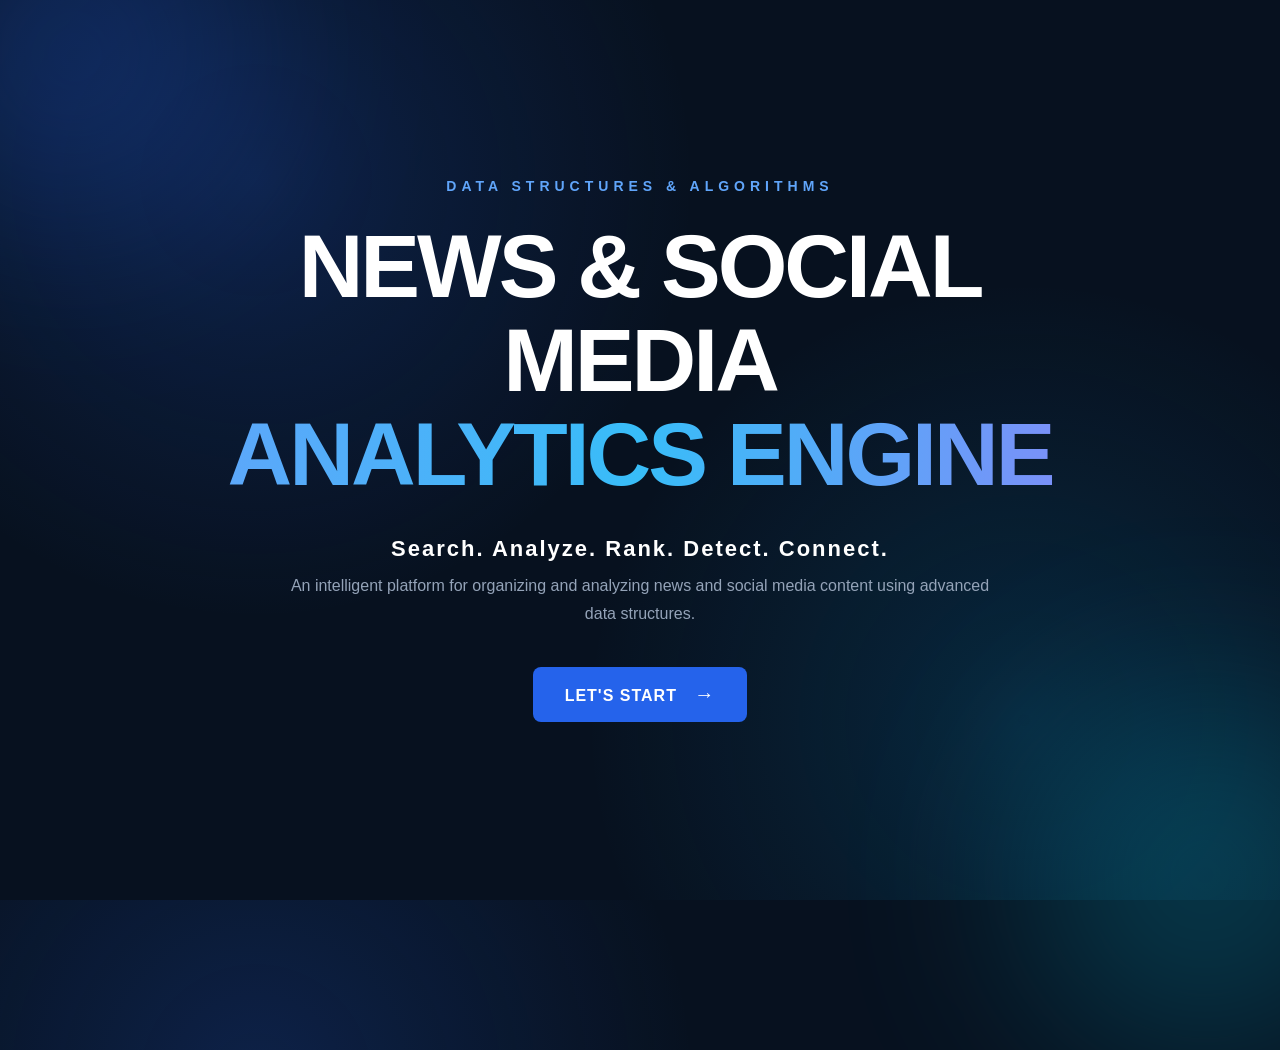
<file: landing.html>
<!DOCTYPE html>
<html lang="en">

<head>
    <meta charset="UTF-8">
    <meta name="viewport" content="width=device-width, initial-scale=1.0">

    <title>News & Social Media Analytics Engine</title>

    <link rel="stylesheet" href="/style.css">
</head>

<body class="landing-body">

    <div class="glow glow-one"></div>
    <div class="glow glow-two"></div>

    <div class="landing-container">

        <div class="landing-content">

            <p class="landing-small-title">
                DATA STRUCTURES & ALGORITHMS
            </p>

            <h1>
                NEWS & SOCIAL MEDIA
                <span>ANALYTICS ENGINE</span>
            </h1>

            <p class="landing-description">
                Search. Analyze. Rank. Detect. Connect.
            </p>

            <p class="landing-subtitle">
                An intelligent platform for organizing and analyzing
                news and social media content using advanced data structures.
            </p>

            <button class="start-button" onclick="startDashboard()">
                LET'S START
                <span>→</span>
            </button>

        </div>

    </div>

    <script>
        function startDashboard() {
            window.location.href = "/dashboard";
        }
    </script>

</body>

</html>
</file>
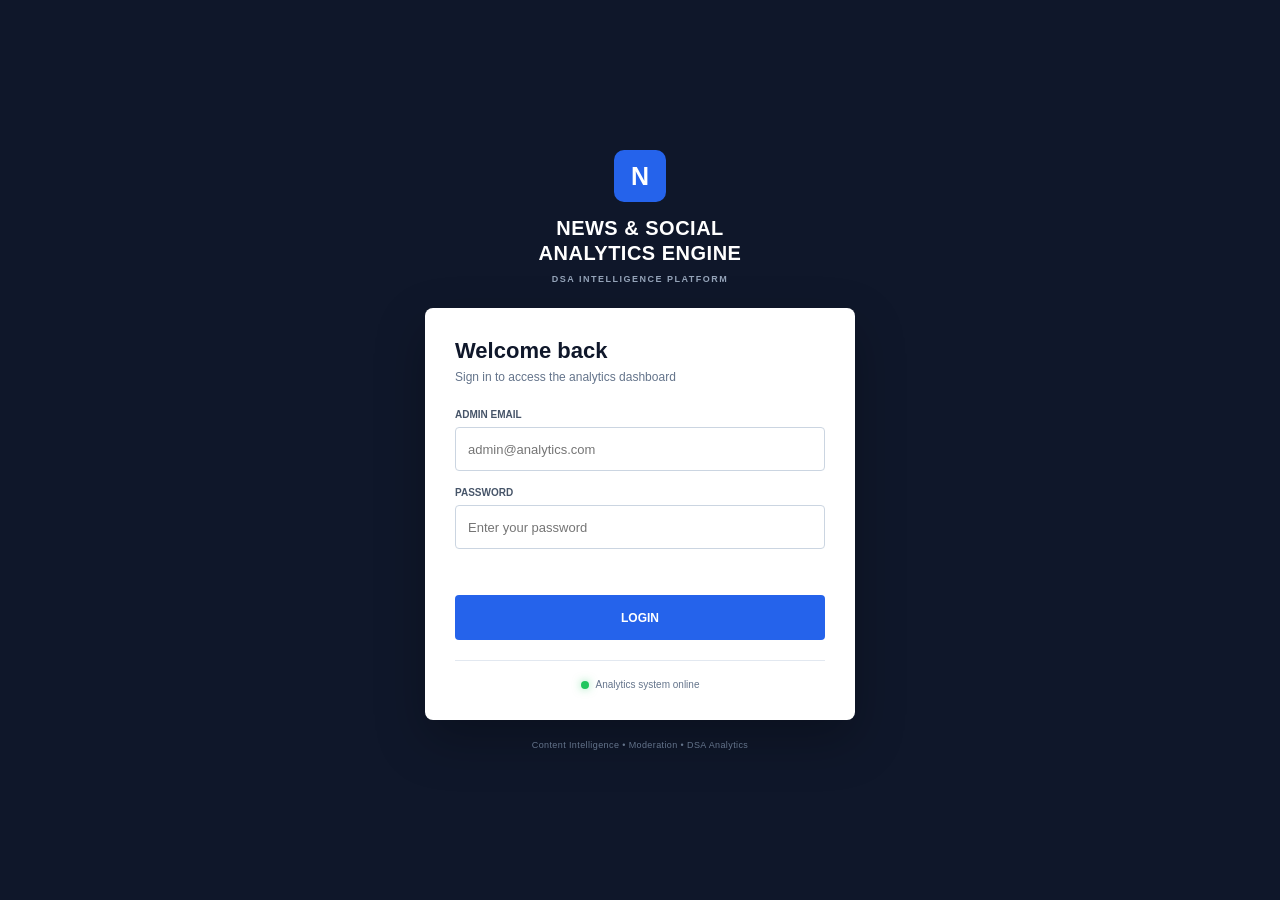
<file: login.html>
<!DOCTYPE html>
<html lang="en">

<head>

    <meta charset="UTF-8">

    <meta
        name="viewport"
        content="width=device-width, initial-scale=1.0"
    >

    <title>
        Analytics Engine | Login
    </title>

    <link
        rel="stylesheet"
        href="style.css"
    >

</head>

<body class="login-page">


    <div class="login-container">


        <div class="login-brand">

            <div class="login-logo">
                N
            </div>

            <h1>
                NEWS & SOCIAL
            </h1>

            <h1>
                ANALYTICS ENGINE
            </h1>

            <p>
                DSA INTELLIGENCE PLATFORM
            </p>

        </div>


        <div class="login-card">

            <div class="login-header">

                <h2>
                    Welcome back
                </h2>

                <p>
                    Sign in to access the analytics dashboard
                </p>

            </div>


            <form
                onsubmit="login(event)"
            >

                <label>
                    ADMIN EMAIL
                </label>

                <input
                    type="email"
                    id="email"
                    placeholder="admin@analytics.com"
                    required
                >


                <label>
                    PASSWORD
                </label>

                <input
                    type="password"
                    id="password"
                    placeholder="Enter your password"
                    required
                >


                <div
                    id="loginError"
                    class="login-error"
                ></div>


                <button
                    type="submit"
                    class="login-button"
                >
                    LOGIN
                </button>

            </form>


            <div class="login-footer">

                <span class="status-dot"></span>

                Analytics system online

            </div>

        </div>


        <div class="login-bottom">

            Content Intelligence • Moderation • DSA Analytics

        </div>

    </div>


    <script>

        function login(event) {

            event.preventDefault();


            const email =
                document.getElementById(
                    "email"
                ).value.trim();


            const password =
                document.getElementById(
                    "password"
                ).value;


            /*
             * Demo credentials
             */

            if (
                email === "admin@analytics.com"
                &&
                password === "admin123"
            ) {

                window.location.href =
                    "/dashboard";

            }
            else {

                document.getElementById(
                    "loginError"
                ).textContent =
                    "Invalid email or password.";

            }

        }

    </script>


</body>

</html>
</file>
<file: style.css>
* {
    box-sizing: border-box;
    margin: 0;
    padding: 0;
}


body {
    font-family: Arial, Helvetica, sans-serif;
    background: #f5f7fa;
    color: #1e293b;
    min-height: 100vh;
}


/* ================= SIDEBAR ================= */

.sidebar {

    position: fixed;

    left: 0;
    top: 0;

    width: 245px;
    height: 100vh;

    background: #0f172a;

    color: white;

    padding: 25px 14px;

    display: flex;

    flex-direction: column;
}


.brand {
    padding: 5px 18px 28px;
}


.brand-title {

    font-size: 19px;

    font-weight: 800;

    letter-spacing: 0.5px;

    line-height: 1.25;
}


.brand-subtitle {

    margin-top: 8px;

    font-size: 9px;

    font-weight: bold;

    letter-spacing: 1px;

    color: #94a3b8;
}


.navigation {

    display: flex;

    flex-direction: column;

    gap: 4px;
}


.nav-item {

    width: 100%;

    height: 43px;

    border: none;

    background: transparent;

    color: #cbd5e1;

    text-align: left;

    padding: 0 15px;

    border-radius: 5px;

    font-size: 13px;

    font-weight: bold;

    cursor: pointer;

    transition: 0.2s;
}


.nav-item span {

    display: inline-block;

    width: 25px;

    color: #94a3b8;

    font-size: 16px;
}


.nav-item:hover {

    background: #1e293b;

    color: white;
}


.nav-item.active {

    background: #1e293b;

    color: white;
}


.nav-item.active span {

    color: #60a5fa;
}


/* ================= STATUS ================= */

.system-status {

    margin-top: auto;

    display: flex;

    align-items: center;

    gap: 10px;

    padding: 15px 8px;
}


.status-dot {

    width: 8px;

    height: 8px;

    background: #22c55e;

    border-radius: 50%;

    box-shadow:
        0 0 8px rgba(34, 197, 94, 0.5);
}


.system-status strong {

    display: block;

    font-size: 10px;

    color: white;
}


.system-status small {

    display: block;

    margin-top: 3px;

    font-size: 10px;

    color: #94a3b8;
}


/* ================= MAIN ================= */

.main {

    margin-left: 245px;

    min-height: 100vh;
}


/* ================= TOPBAR ================= */

.topbar {

    height: 100px;

    background: white;

    border-bottom: 1px solid #e2e8f0;

    padding: 20px 30px;

    display: flex;

    align-items: center;

    justify-content: space-between;
}


.topbar h1 {

    font-size: 26px;

    color: #0f172a;

    margin-bottom: 5px;
}


.topbar p {

    font-size: 13px;

    color: #64748b;
}


.admin {

    font-size: 12px;

    font-weight: bold;

    color: #64748b;
}


/* ================= PAGE ================= */

.page {

    display: none;
}


.active-page {

    display: block;
}


.page-content {

    padding: 24px 26px;
}


/* ================= STATS ================= */

.stats-grid {

    display: grid;

    grid-template-columns:
        repeat(4, 1fr);

    gap: 15px;

    margin-bottom: 20px;
}


.stat-card {

    position: relative;

    background: white;

    border: 1px solid #e2e8f0;

    padding: 18px 20px;

    min-height: 125px;

    overflow: hidden;
}


.stat-card::before {

    content: "";

    position: absolute;

    left: 0;
    top: 18px;
    bottom: 18px;

    width: 5px;
}


.stat-card.blue::before {
    background: #2563eb;
}


.stat-card.purple::before {
    background: #7c3aed;
}


.stat-card.orange::before {
    background: #ea580c;
}


.stat-card.green::before {
    background: #059669;
}


.stat-card span {

    display: block;

    font-size: 11px;

    font-weight: bold;

    color: #64748b;

    margin-bottom: 8px;
}


.stat-card strong {

    display: block;

    font-size: 30px;

    color: #0f172a;

    margin-bottom: 5px;
}


.stat-card small {

    color: #64748b;

    font-size: 11px;
}


/* ================= DASHBOARD ================= */

.dashboard-grid {

    display: grid;

    grid-template-columns:
        1fr 1fr;

    gap: 18px;
}


/* ================= PANELS ================= */

.panel {

    background: white;

    border: 1px solid #e2e8f0;

    padding: 18px;

    min-height: 200px;
}


.panel-header {

    margin-bottom: 14px;
}


.panel-header h2 {

    font-size: 14px;

    color: #0f172a;

    margin-bottom: 5px;
}


.panel-header p {

    font-size: 11px;

    color: #64748b;
}


/* ================= PRIORITY ================= */

.priority-row {

    min-height: 60px;

    display: flex;

    align-items: center;

    border-bottom: 1px solid #f1f5f9;

    gap: 12px;
}


.priority-rank {

    width: 35px;

    color: #2563eb;

    font-size: 12px;

    font-weight: bold;
}


.priority-content {

    flex: 1;
}


.priority-title {

    font-size: 12px;

    font-weight: bold;

    color: #1e293b;
}


.priority-meta {

    font-size: 10px;

    color: #64748b;

    margin-top: 3px;
}


.priority-score {

    font-size: 15px;

    font-weight: bold;

    color: #dc2626;
}


/* ================= TOPICS ================= */

.topic-row {

    display: flex;

    justify-content: space-between;

    align-items: center;

    padding: 13px 5px;

    border-bottom: 1px solid #f1f5f9;
}


.topic-name {

    font-size: 13px;

    font-weight: bold;
}


.topic-count {

    color: #2563eb;

    font-size: 12px;

    font-weight: bold;
}


/* ================= TABLE ================= */

.table-container {

    overflow-x: auto;
}


table {

    width: 100%;

    border-collapse: collapse;

    background: white;
}


thead {

    background: #e2e8f0;
}


th {

    height: 38px;

    text-align: left;

    padding: 0 10px;

    font-size: 11px;

    font-weight: bold;

    color: #1e293b;

    border: 1px solid #cbd5e1;

    white-space: nowrap;
}


td {

    height: 40px;

    padding: 0 10px;

    font-size: 12px;

    color: #1e293b;

    border: 1px solid #e2e8f0;
}


tbody tr:hover {

    background: #f8fafc;
}


/* ================= SEARCH ================= */

.search-box {

    display: flex;

    gap: 10px;

    background: white;

    padding: 14px;

    border: 1px solid #e2e8f0;

    margin-bottom: 16px;
}


.search-box input {

    flex: 1;

    height: 42px;

    border: 1px solid #cbd5e1;

    padding: 0 14px;

    font-size: 13px;

    outline: none;
}


.search-box input:focus {

    border-color: #2563eb;
}


.search-box button {

    width: 110px;

    border: none;

    background: #2563eb;

    color: white;

    font-weight: bold;

    cursor: pointer;
}


.search-box button:hover {

    background: #1d4ed8;
}


/* ================= CLUSTERS ================= */

.cluster-container {

    display: flex;

    flex-direction: column;

    gap: 10px;
}


.cluster {

    border: 1px solid #e2e8f0;

    background: #f8fafc;

    padding: 14px;
}


.cluster-title {

    color: #4f46e5;

    font-size: 14px;

    font-weight: bold;

    margin-bottom: 10px;
}


.cluster-post {

    font-size: 12px;

    margin: 5px 0;

    color: #334155;
}


/* ================= TWO COLUMN ================= */

.two-column {

    display: grid;

    grid-template-columns:
        1fr 1fr;

    gap: 18px;
}


/* ================= GRAPH ================= */

.graph-info {

    background: #f8fafc;

    padding: 12px;

    margin-top: 15px;

    font-size: 11px;

    color: #64748b;
}


.graph-info strong {

    color: #1e293b;
}


/* ================= RESPONSIVE ================= */

@media (max-width: 1000px) {

    .stats-grid {

        grid-template-columns:
            repeat(2, 1fr);
    }


    .dashboard-grid,
    .two-column {

        grid-template-columns:
            1fr;
    }

}


@media (max-width: 750px) {

    .sidebar {

        width: 190px;
    }


    .main {

        margin-left: 190px;
    }


    .stats-grid {

        grid-template-columns:
            1fr;
    }

}
/* ================= RELATIONSHIP MAP ================= */

.relationship-map {

    display: flex;

    flex-direction: column;

    gap: 12px;

}


.relationship-group {

    border: 1px solid #e2e8f0;

    background: #f8fafc;

}


.relationship-topic {

    height: 52px;

    display: flex;

    align-items: center;

    gap: 10px;

    padding: 0 16px;

    background: #eef2ff;

    border-bottom: 1px solid #e2e8f0;

    font-size: 14px;

    font-weight: bold;

    color: #3730a3;

}


.relationship-topic small {

    margin-left: auto;

    font-size: 10px;

    font-weight: normal;

    color: #64748b;

}


.topic-node {

    width: 10px;

    height: 10px;

    border-radius: 50%;

    background: #4f46e5;

    box-shadow:
        0 0 0 4px #e0e7ff;

}


.relationship-posts {

    padding: 4px 16px 8px 30px;

}


.relationship-post {

    min-height: 48px;

    display: flex;

    align-items: center;

    gap: 10px;

    position: relative;

    border-bottom: 1px solid #f1f5f9;

}


.relationship-post:last-child {

    border-bottom: none;

}


.connection-line {

    position: absolute;

    left: -15px;

    top: 0;

    bottom: 0;

    width: 1px;

    background: #cbd5e1;

}


.post-node {

    width: 8px;

    height: 8px;

    border-radius: 50%;

    background: #2563eb;

    flex-shrink: 0;

}


.relationship-post-info {

    display: flex;

    flex-direction: column;

    gap: 3px;

    flex: 1;

}


.relationship-post-info strong {

    font-size: 11px;

    color: #2563eb;

}


.relationship-post-info span {

    font-size: 12px;

    color: #334155;

}


.relationship-priority {

    font-size: 12px;

    font-weight: bold;

    color: #dc2626;

    padding-right: 8px;

}


.graph-info {

    display: flex;

    align-items: center;

    gap: 8px;

    margin-top: 16px;

    padding: 12px;

    background: #f8fafc;

    color: #64748b;

    font-size: 11px;

}


.graph-dot {

    width: 8px;

    height: 8px;

    border-radius: 50%;

}


.topic-dot {

    background: #4f46e5;

}


.post-dot {

    background: #2563eb;

}


.graph-line {

    width: 25px;

    height: 1px;

    background: #cbd5e1;

    margin-left: 10px;

}
.clear-button {

    width: 110px;

    border: 1px solid #cbd5e1;

    background: #f8fafc;

    color: #334155;

    font-weight: bold;

    cursor: pointer;
}


.clear-button:hover {

    background: #e2e8f0;

}
/* ================= LOGIN PAGE ================= */

.login-page {

    min-height: 100vh;

    background: #0f172a;

    display: flex;

    align-items: center;

    justify-content: center;

    padding: 30px;

}


.login-container {

    width: 100%;

    max-width: 430px;

    text-align: center;
}


.login-brand {

    color: white;

    margin-bottom: 24px;
}


.login-logo {

    width: 52px;

    height: 52px;

    margin: 0 auto 14px;

    display: flex;

    align-items: center;

    justify-content: center;

    background: #2563eb;

    color: white;

    font-size: 25px;

    font-weight: 800;

    border-radius: 10px;
}


.login-brand h1 {

    font-size: 20px;

    line-height: 1.25;

    letter-spacing: 0.5px;
}


.login-brand p {

    margin-top: 8px;

    font-size: 9px;

    font-weight: bold;

    letter-spacing: 1.5px;

    color: #94a3b8;
}


.login-card {

    background: white;

    border-radius: 8px;

    padding: 30px;

    text-align: left;

    box-shadow:
        0 20px 50px
        rgba(0, 0, 0, 0.25);
}


.login-header {

    margin-bottom: 25px;
}


.login-header h2 {

    font-size: 22px;

    color: #0f172a;

    margin-bottom: 6px;
}


.login-header p {

    font-size: 12px;

    color: #64748b;
}


.login-card label {

    display: block;

    margin-bottom: 7px;

    margin-top: 16px;

    font-size: 10px;

    font-weight: bold;

    color: #475569;
}


.login-card input {

    width: 100%;

    height: 44px;

    border: 1px solid #cbd5e1;

    border-radius: 4px;

    padding: 0 12px;

    font-size: 13px;

    outline: none;
}


.login-card input:focus {

    border-color: #2563eb;

    box-shadow:
        0 0 0 2px
        rgba(37, 99, 235, 0.1);
}


.login-button {

    width: 100%;

    height: 45px;

    margin-top: 20px;

    border: none;

    border-radius: 4px;

    background: #2563eb;

    color: white;

    font-size: 12px;

    font-weight: bold;

    cursor: pointer;
}


.login-button:hover {

    background: #1d4ed8;
}


.login-error {

    min-height: 16px;

    margin-top: 10px;

    font-size: 11px;

    color: #dc2626;
}


.login-footer {

    display: flex;

    align-items: center;

    justify-content: center;

    gap: 7px;

    margin-top: 20px;

    padding-top: 18px;

    border-top: 1px solid #e2e8f0;

    color: #64748b;

    font-size: 10px;
}


.login-bottom {

    margin-top: 20px;

    color: #64748b;

    font-size: 9px;

    letter-spacing: 0.4px;
}
/* =========================================================
   LANDING PAGE
   ========================================================= */

.landing-body {
    margin: 0;
    padding: 0;
    width: 100%;
    height: 100vh;
    overflow: hidden;

    font-family: Arial, Helvetica, sans-serif;

    background:
        radial-gradient(circle at 20% 20%, rgba(37, 99, 235, 0.20), transparent 35%),
        radial-gradient(circle at 80% 80%, rgba(14, 165, 233, 0.15), transparent 35%),
        #07111f;

    color: white;
}


/* Main container */

.landing-container {
    width: 100%;
    height: 100vh;

    display: flex;
    justify-content: center;
    align-items: center;

    position: relative;
    z-index: 2;
}


/* Main content */

.landing-content {
    text-align: center;
    max-width: 1000px;
    padding: 40px;
}


/* Small heading */

.landing-small-title {
    margin-bottom: 25px;

    font-size: 14px;
    font-weight: bold;
    letter-spacing: 5px;

    color: #60a5fa;
}


/* Main title */

.landing-content h1 {
    margin: 0;

    font-size: clamp(45px, 7vw, 92px);

    line-height: 1.05;

    font-weight: 800;

    letter-spacing: -3px;

    text-transform: uppercase;
}


/* Second line of title */

.landing-content h1 span {
    display: block;

    background: linear-gradient(
        90deg,
        #60a5fa,
        #38bdf8,
        #818cf8
    );

    -webkit-background-clip: text;
    -webkit-text-fill-color: transparent;
}


/* Short tagline */

.landing-description {
    margin-top: 35px;
    margin-bottom: 10px;

    font-size: 22px;
    font-weight: bold;

    letter-spacing: 2px;
}


/* Description */

.landing-subtitle {
    max-width: 700px;

    margin: 0 auto;

    color: #94a3b8;

    font-size: 16px;
    line-height: 1.7;
}


/* Start button */

.start-button {
    margin-top: 40px;

    padding: 16px 32px;

    border: none;
    border-radius: 8px;

    background: #2563eb;

    color: white;

    font-size: 16px;
    font-weight: bold;

    letter-spacing: 1px;

    cursor: pointer;

    transition:
        transform 0.25s ease,
        box-shadow 0.25s ease,
        background 0.25s ease;
}


/* Arrow */

.start-button span {
    margin-left: 12px;

    font-size: 20px;

    transition: margin-left 0.25s ease;
}


/* Hover */

.start-button:hover {
    background: #3b82f6;

    transform: translateY(-3px);

    box-shadow:
        0 15px 35px rgba(37, 99, 235, 0.35);
}


.start-button:hover span {
    margin-left: 18px;
}


/* Decorative glowing circles */

.glow {
    position: absolute;

    width: 350px;
    height: 350px;

    border-radius: 50%;

    filter: blur(100px);

    opacity: 0.25;

    pointer-events: none;
}


.glow-one {
    background: #2563eb;

    top: -120px;
    left: -100px;
}


.glow-two {
    background: #06b6d4;

    bottom: -150px;
    right: -100px;
}


/* Responsive */

@media (max-width: 700px) {

    .landing-content {
        padding: 25px;
    }

    .landing-content h1 {
        font-size: 45px;
        letter-spacing: -1px;
    }

    .landing-small-title {
        font-size: 11px;
        letter-spacing: 3px;
    }

    .landing-description {
        font-size: 18px;
    }

    .landing-subtitle {
        font-size: 14px;
    }

}
</file>
